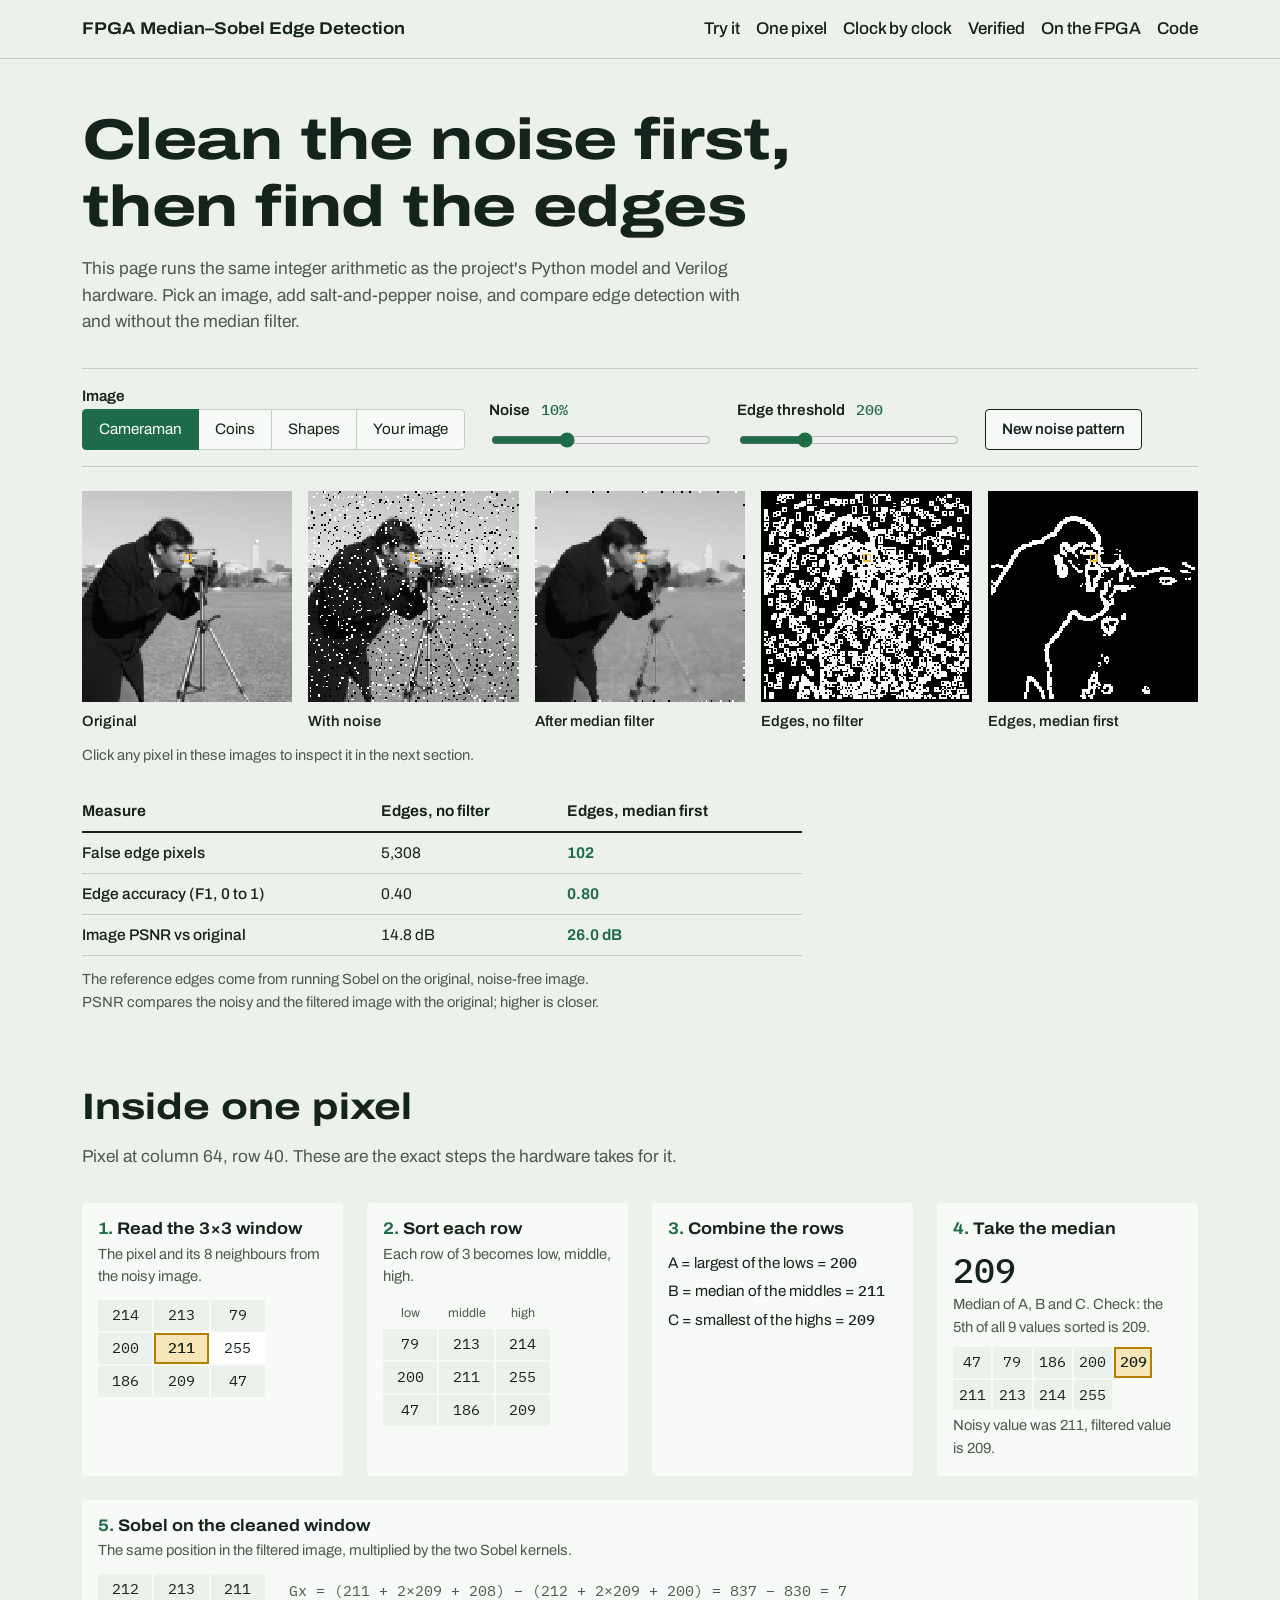
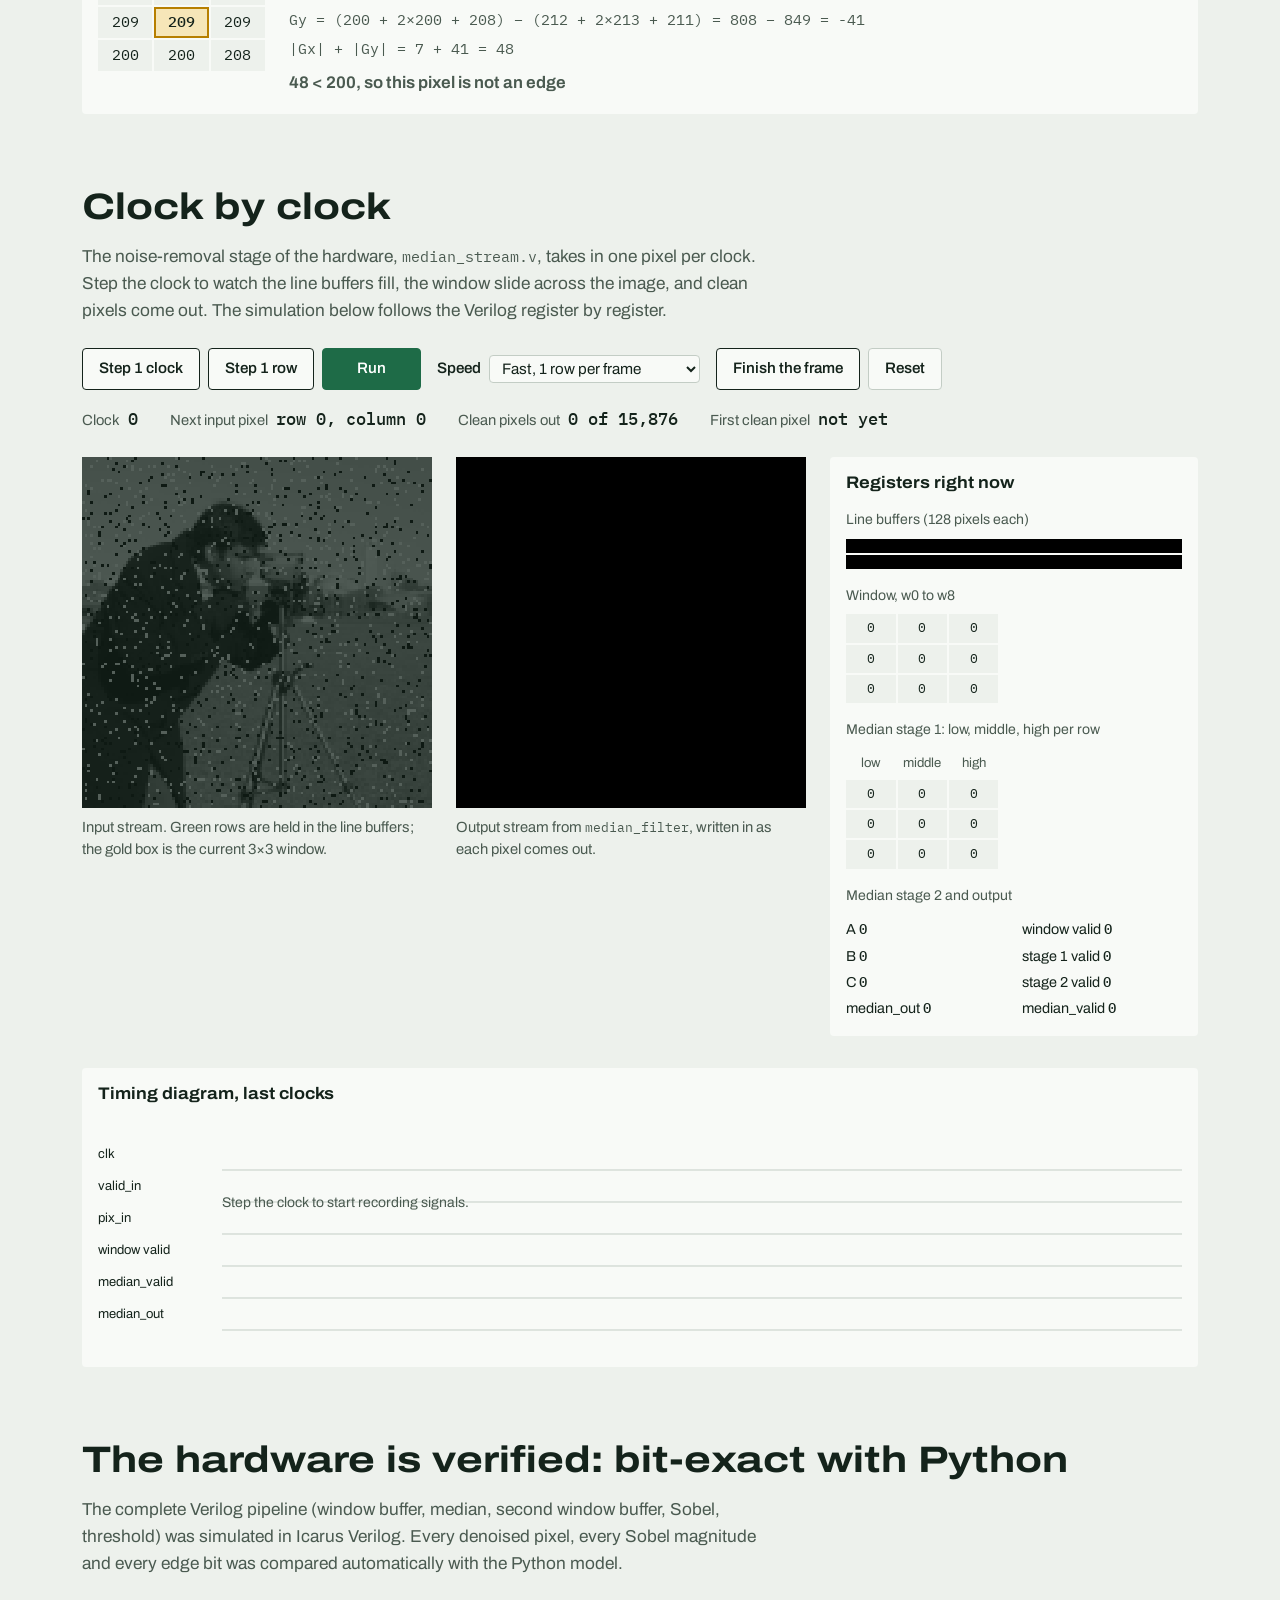
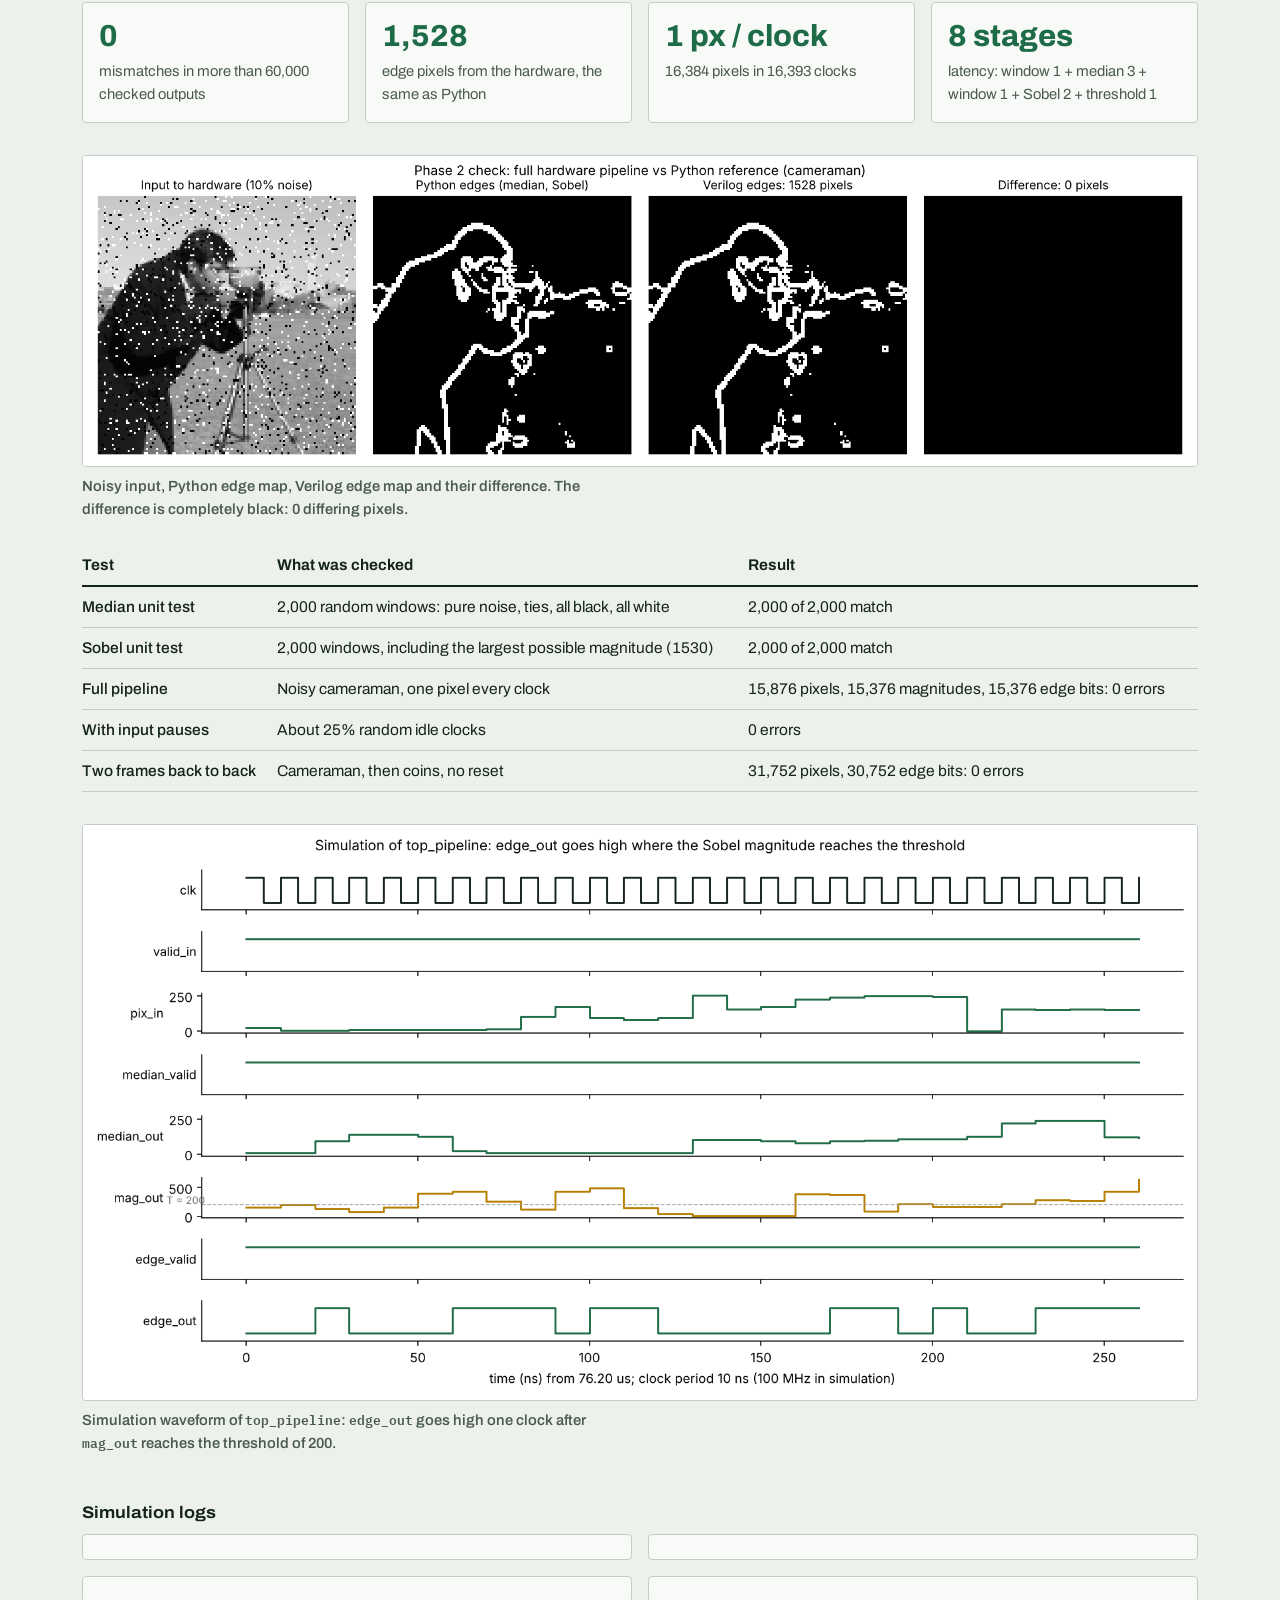
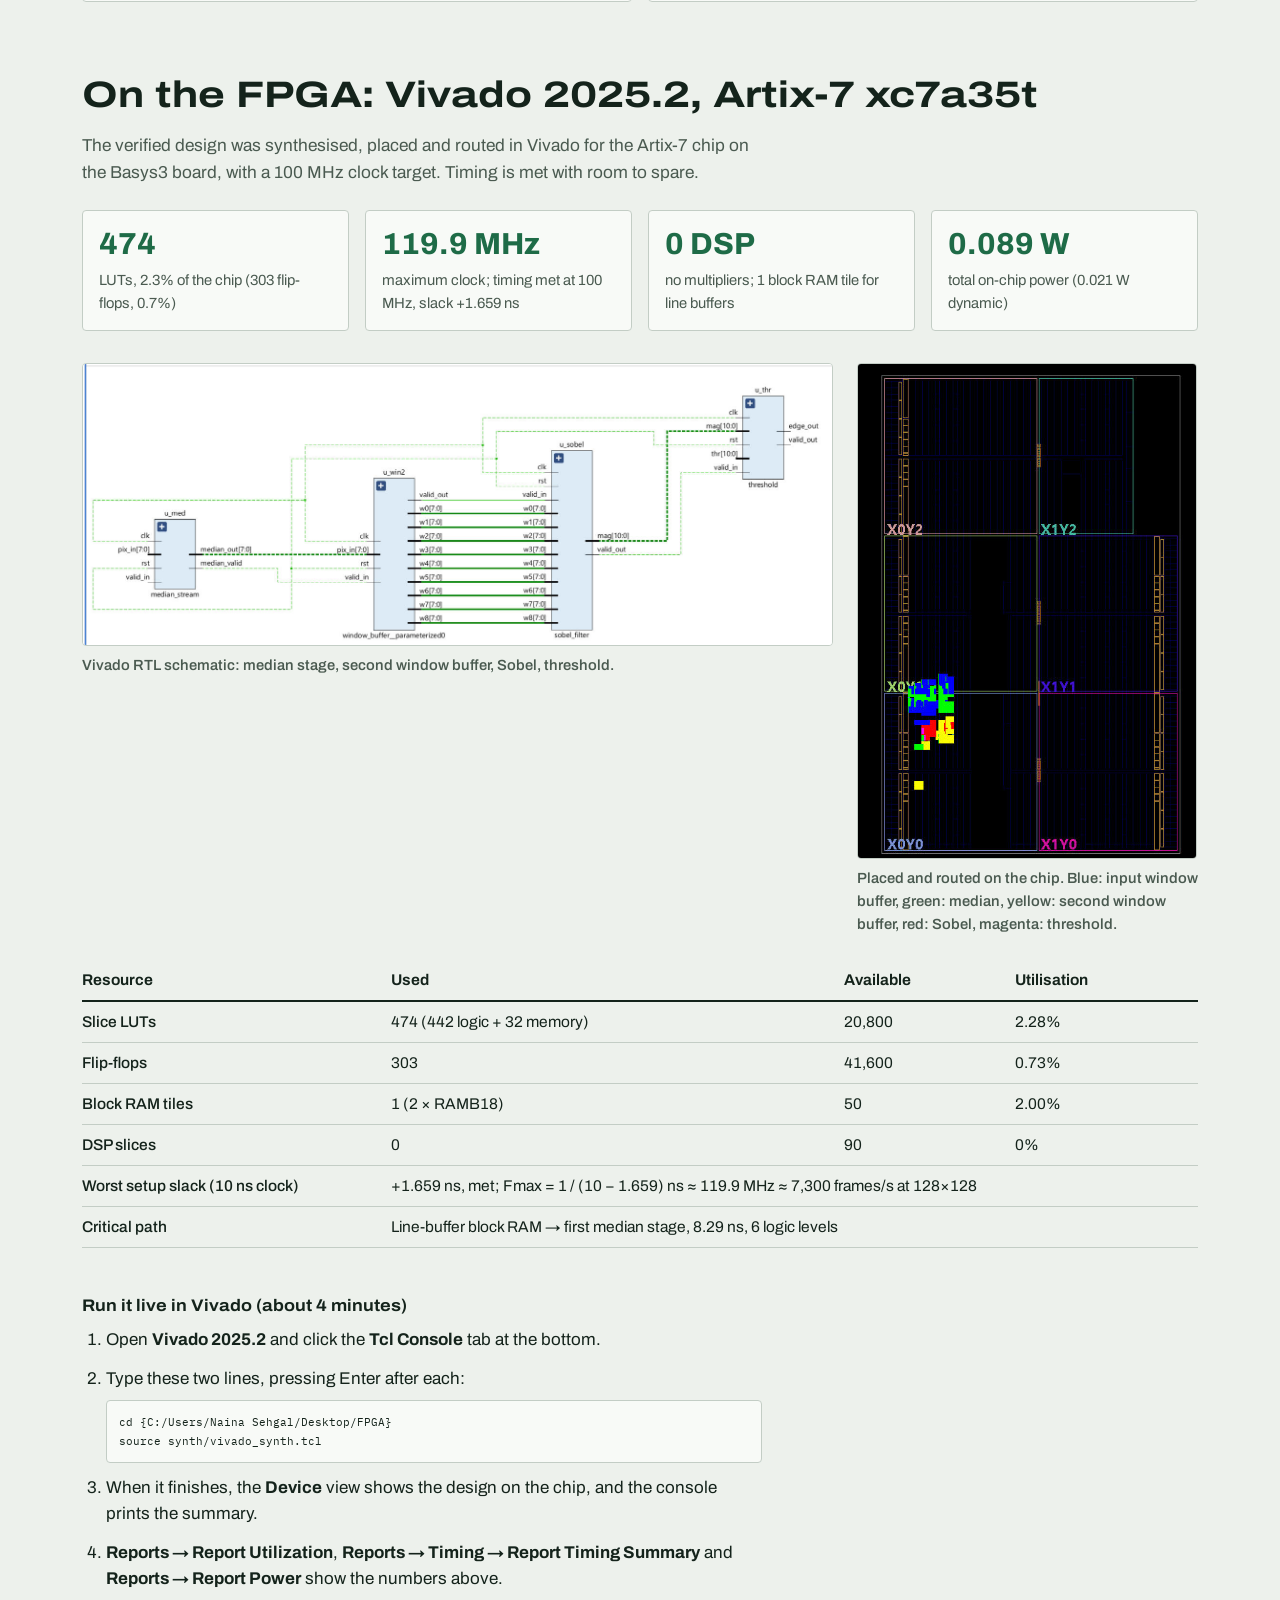
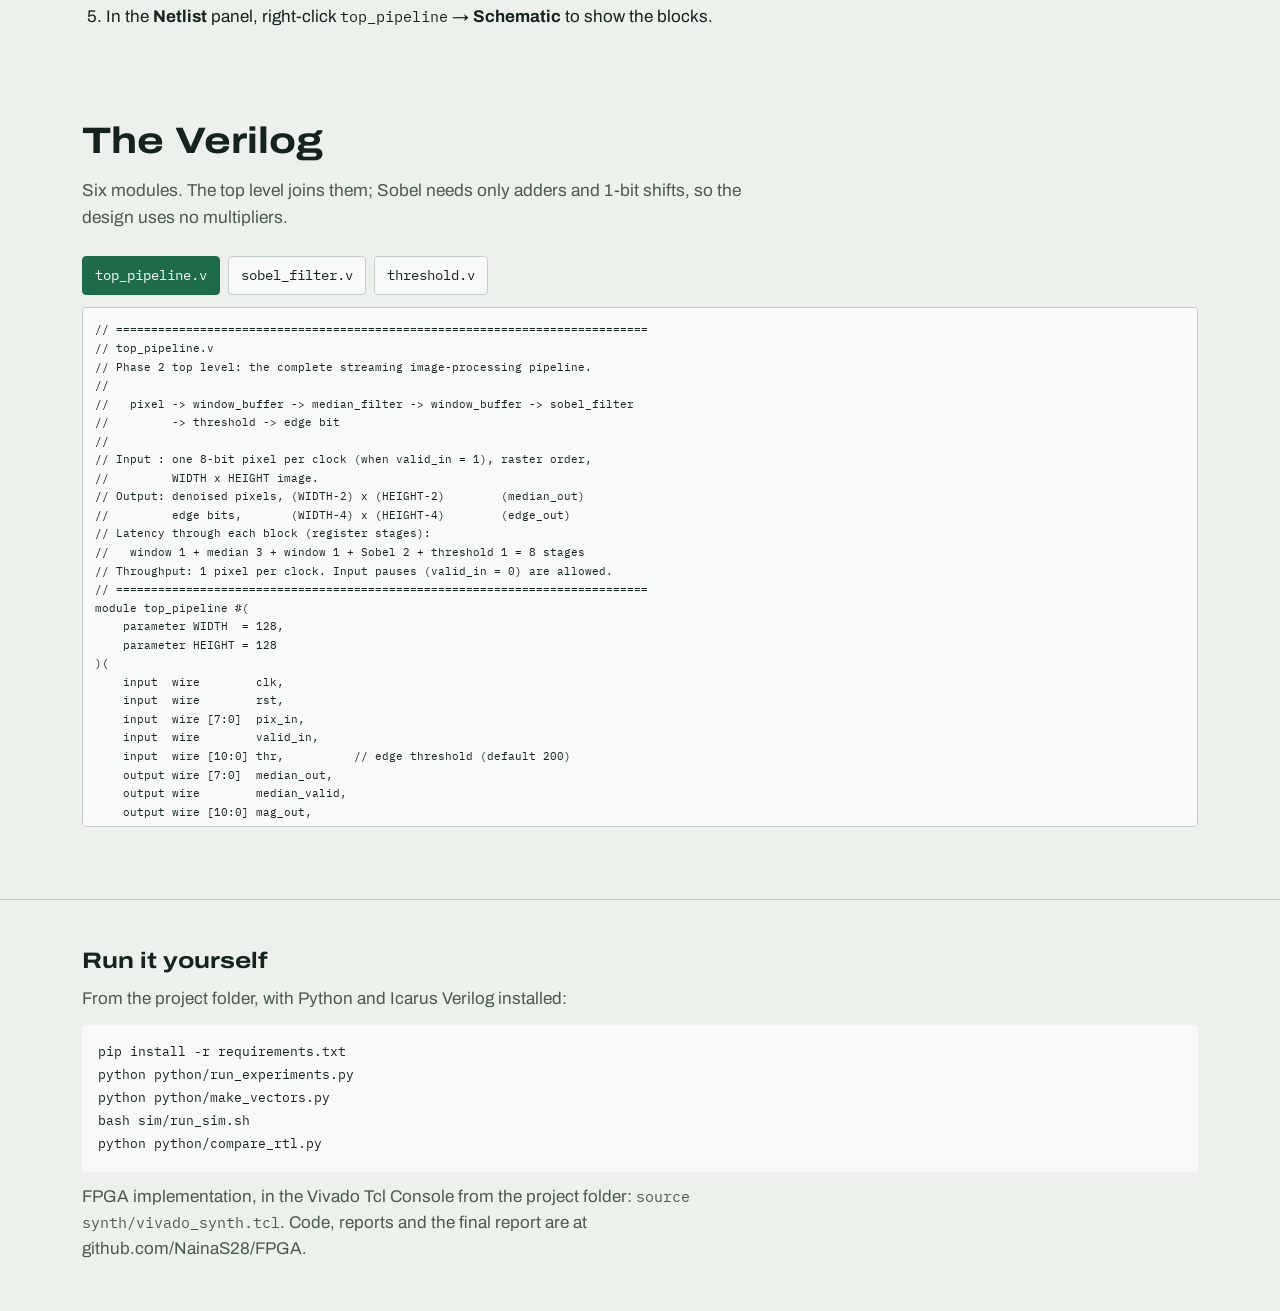
<file: ui/index.html>
<!doctype html>
<html lang="en">
<head>
<meta charset="utf-8">
<meta name="viewport" content="width=device-width, initial-scale=1">
<title>FPGA Median–Sobel Edge Detection</title>
<meta name="description" content="FPGA Median–Sobel Edge Detection: a pipelined median filter and Sobel edge detector in Verilog, verified and implemented on an Artix-7 FPGA.">
<link rel="preconnect" href="https://fonts.googleapis.com">
<link rel="preconnect" href="https://fonts.gstatic.com" crossorigin>
<link href="https://fonts.googleapis.com/css2?family=Archivo:wdth,wght@62..125,400..800&family=IBM+Plex+Mono:wght@400;500&display=swap" rel="stylesheet">
<link rel="stylesheet" href="style.css">
</head>
<body>

<header class="top">
  <div class="wrap top-inner">
    <p class="project">FPGA Median–Sobel Edge Detection</p>
    <nav aria-label="Sections">
      <a href="#try">Try it</a>
      <a href="#pixel">One pixel</a>
      <a href="#clock">Clock by clock</a>
      <a href="#verify">Verified</a>
      <a href="#fpga">On the FPGA</a>
      <a href="#code">Code</a>
    </nav>
  </div>
</header>

<main>
  <!-- ============ PLAYGROUND ============ -->
  <section id="try" class="wrap section">
    <h1>Clean the noise first, then find the edges</h1>
    <p class="lede">This page runs the same integer arithmetic as the project's Python model and Verilog hardware.
      Pick an image, add salt-and-pepper noise, and compare edge detection with and without the median filter.</p>

    <div class="controls" role="group" aria-label="Image settings">
      <fieldset class="field">
        <legend>Image</legend>
        <div class="seg" id="imagePicker">
          <button type="button" data-img="cameraman" aria-pressed="true">Cameraman</button>
          <button type="button" data-img="coins" aria-pressed="false">Coins</button>
          <button type="button" data-img="shapes" aria-pressed="false">Shapes</button>
          <label class="upload" aria-pressed="false" id="uploadLabel">
            Your image<input type="file" id="upload" accept="image/*">
          </label>
        </div>
      </fieldset>
      <div class="field">
        <label for="noise">Noise <output id="noiseOut" for="noise">10%</output></label>
        <input type="range" id="noise" min="0" max="30" step="1" value="10">
      </div>
      <div class="field">
        <label for="thresh">Edge threshold <output id="threshOut" for="thresh">200</output></label>
        <input type="range" id="thresh" min="40" max="600" step="10" value="200">
      </div>
      <div class="field field-btn">
        <button type="button" id="reseed" class="btn">New noise pattern</button>
      </div>
    </div>

    <div class="panels" id="panels">
      <figure><canvas width="128" height="128" data-panel="clean"></canvas><figcaption>Original</figcaption></figure>
      <figure><canvas width="128" height="128" data-panel="noisy"></canvas><figcaption>With noise</figcaption></figure>
      <figure><canvas width="128" height="128" data-panel="median"></canvas><figcaption>After median filter</figcaption></figure>
      <figure><canvas width="128" height="128" data-panel="edgeRaw"></canvas><figcaption>Edges, no filter</figcaption></figure>
      <figure><canvas width="128" height="128" data-panel="edgeMed"></canvas><figcaption>Edges, median first</figcaption></figure>
    </div>
    <p class="hint">Click any pixel in these images to inspect it in the next section.</p>

    <table class="metrics" aria-describedby="metricsNote">
      <thead>
        <tr><th scope="col">Measure</th><th scope="col">Edges, no filter</th><th scope="col">Edges, median first</th></tr>
      </thead>
      <tbody>
        <tr><th scope="row">False edge pixels</th><td id="mFpRaw"></td><td id="mFpMed"></td></tr>
        <tr><th scope="row">Edge accuracy (F1, 0 to 1)</th><td id="mF1Raw"></td><td id="mF1Med"></td></tr>
        <tr><th scope="row">Image PSNR vs original</th><td id="mPsnrRaw"></td><td id="mPsnrMed"></td></tr>
      </tbody>
    </table>
    <p class="note" id="metricsNote">The reference edges come from running Sobel on the original, noise-free image.
      PSNR compares the noisy and the filtered image with the original; higher is closer.</p>
  </section>

  <!-- ============ PIXEL INSPECTOR ============ -->
  <section id="pixel" class="wrap section">
    <h2>Inside one pixel</h2>
    <p class="lede" id="pixelIntro">Pixel <span id="pxPos"></span>. These are the exact steps the hardware takes for it.</p>

    <ol class="steps" id="steps">
      <li class="step">
        <h3>Read the 3×3 window</h3>
        <p>The pixel and its 8 neighbours from the noisy image.</p>
        <div class="grid3" id="winNoisy"></div>
      </li>
      <li class="step">
        <h3>Sort each row</h3>
        <p>Each row of 3 becomes low, middle, high.</p>
        <div class="rows" id="rowSort"></div>
      </li>
      <li class="step">
        <h3>Combine the rows</h3>
        <div class="combine" id="combine"></div>
      </li>
      <li class="step">
        <h3>Take the median</h3>
        <div id="medResult"></div>
      </li>
      <li class="step step-wide">
        <h3>Sobel on the cleaned window</h3>
        <p>The same position in the filtered image, multiplied by the two Sobel kernels.</p>
        <div class="sobel" id="sobel"></div>
      </li>
    </ol>
  </section>

  <!-- ============ CLOCK BY CLOCK ============ -->
  <section id="clock" class="wrap section">
    <h2>Clock by clock</h2>
    <p class="lede">The noise-removal stage of the hardware, <code>median_stream.v</code>, takes in one pixel per clock.
      Step the clock to watch the line buffers fill, the window slide across the image, and clean pixels come out.
      The simulation below follows the Verilog register by register.</p>

    <div class="sim-controls" role="group" aria-label="Clock controls">
      <button type="button" class="btn" id="step1">Step 1 clock</button>
      <button type="button" class="btn" id="stepRow">Step 1 row</button>
      <button type="button" class="btn btn-primary" id="run">Run</button>
      <label class="speed">Speed
        <select id="speed">
          <option value="slow">Slow, 6 clocks per second</option>
          <option value="fast" selected>Fast, 1 row per frame</option>
        </select>
      </label>
      <button type="button" class="btn" id="finish">Finish the frame</button>
      <button type="button" class="btn btn-quiet" id="reset">Reset</button>
    </div>

    <div class="counters" aria-live="polite">
      <p><span class="k">Clock</span> <span class="v" id="cClock">0</span></p>
      <p><span class="k">Next input pixel</span> <span class="v" id="cIn">row 0, column 0</span></p>
      <p><span class="k">Clean pixels out</span> <span class="v" id="cOut">0 of 15,876</span></p>
      <p><span class="k">First clean pixel</span> <span class="v" id="cFirst">not yet</span></p>
    </div>

    <div class="bench">
      <figure class="bench-img">
        <canvas id="simIn" width="384" height="384"></canvas>
        <figcaption>Input stream. Green rows are held in the line buffers; the gold box is the current 3×3 window.</figcaption>
      </figure>
      <figure class="bench-img">
        <canvas id="simOut" width="384" height="384"></canvas>
        <figcaption>Output stream from <code>median_filter</code>, written in as each pixel comes out.</figcaption>
      </figure>
      <div class="regs">
        <h3>Registers right now</h3>
        <div class="reg-block">
          <p class="reg-title">Line buffers (128 pixels each)</p>
          <canvas id="lbTop" width="384" height="14" aria-label="Line buffer holding the row two above"></canvas>
          <canvas id="lbMid" width="384" height="14" aria-label="Line buffer holding the row above"></canvas>
        </div>
        <div class="reg-block">
          <p class="reg-title">Window, w0 to w8</p>
          <div class="grid3 small" id="rWin"></div>
        </div>
        <div class="reg-block">
          <p class="reg-title">Median stage 1: low, middle, high per row</p>
          <div class="rows small" id="rS1"></div>
        </div>
        <div class="reg-block">
          <p class="reg-title">Median stage 2 and output</p>
          <div class="kv" id="rS2"></div>
        </div>
      </div>
    </div>

    <div class="analyzer">
      <h3>Timing diagram, last clocks</h3>
      <canvas id="timing" height="236" aria-label="Timing diagram of the most recent clock cycles"></canvas>
    </div>
  </section>

  <!-- ============ VERIFIED ============ -->
  <section id="verify" class="wrap section">
    <h2>The hardware is verified: bit-exact with Python</h2>
    <p class="lede">The complete Verilog pipeline (window buffer, median, second window buffer, Sobel, threshold)
      was simulated in Icarus Verilog. Every denoised pixel, every Sobel magnitude and every edge bit was compared
      automatically with the Python model.</p>

    <div class="stats">
      <div class="stat"><b>0</b><span>mismatches in more than 60,000 checked outputs</span></div>
      <div class="stat"><b>1,528</b><span>edge pixels from the hardware, the same as Python</span></div>
      <div class="stat"><b>1 px / clock</b><span>16,384 pixels in 16,393 clocks</span></div>
      <div class="stat"><b>8 stages</b><span>latency: window 1 + median 3 + window 1 + Sobel 2 + threshold 1</span></div>
    </div>

    <figure class="shot"><img src="../results/plots/rtl_vs_python_edges.png" alt="Hardware edges compared with Python edges; the difference image is completely black">
      <figcaption>Noisy input, Python edge map, Verilog edge map and their difference. The difference is completely black: 0 differing pixels.</figcaption></figure>

    <table class="metrics wide">
      <thead><tr><th scope="col">Test</th><th scope="col">What was checked</th><th scope="col">Result</th></tr></thead>
      <tbody>
        <tr><th scope="row">Median unit test</th><td>2,000 random windows: pure noise, ties, all black, all white</td><td>2,000 of 2,000 match</td></tr>
        <tr><th scope="row">Sobel unit test</th><td>2,000 windows, including the largest possible magnitude (1530)</td><td>2,000 of 2,000 match</td></tr>
        <tr><th scope="row">Full pipeline</th><td>Noisy cameraman, one pixel every clock</td><td>15,876 pixels, 15,376 magnitudes, 15,376 edge bits: 0 errors</td></tr>
        <tr><th scope="row">With input pauses</th><td>About 25% random idle clocks</td><td>0 errors</td></tr>
        <tr><th scope="row">Two frames back to back</th><td>Cameraman, then coins, no reset</td><td>31,752 pixels, 30,752 edge bits: 0 errors</td></tr>
      </tbody>
    </table>

    <figure class="shot"><img src="../docs/figures/waveform_top.png" alt="Simulation waveform of top_pipeline">
      <figcaption>Simulation waveform of <code>top_pipeline</code>: <code>edge_out</code> goes high one clock after <code>mag_out</code> reaches the threshold of 200.</figcaption></figure>

    <h3 class="table-title">Simulation logs</h3>
    <p class="runinfo"><!--RUNINFO--></p>
    <div class="logs">
      <pre><code><!--LOG:sim_log_top.txt--></code></pre>
      <pre><code><!--LOG:sim_log_top_2frames.txt--></code></pre>
      <pre><code><!--LOG:sim_log_sobel_unit.txt--></code></pre>
      <pre><code><!--LOG:sim_log_median_unit.txt--></code></pre>
    </div>
  </section>

  <!-- ============ FPGA ============ -->
  <section id="fpga" class="wrap section">
    <h2>On the FPGA: Vivado 2025.2, Artix-7 xc7a35t</h2>
    <p class="lede">The verified design was synthesised, placed and routed in Vivado for the Artix-7 chip on the
      Basys3 board, with a 100 MHz clock target. Timing is met with room to spare.</p>

    <div class="stats">
      <div class="stat"><b>474</b><span>LUTs, 2.3% of the chip (303 flip-flops, 0.7%)</span></div>
      <div class="stat"><b>119.9 MHz</b><span>maximum clock; timing met at 100 MHz, slack +1.659 ns</span></div>
      <div class="stat"><b>0 DSP</b><span>no multipliers; 1 block RAM tile for line buffers</span></div>
      <div class="stat"><b>0.089 W</b><span>total on-chip power (0.021 W dynamic)</span></div>
    </div>

    <div class="pair">
      <figure class="shot"><img src="../docs/figures/vivado_schematic.png" alt="Vivado RTL schematic of top_pipeline">
        <figcaption>Vivado RTL schematic: median stage, second window buffer, Sobel, threshold.</figcaption></figure>
      <figure class="shot narrow"><img src="../docs/figures/vivado_device.png" alt="Placed and routed design on the Artix-7">
        <figcaption>Placed and routed on the chip. Blue: input window buffer, green: median, yellow: second window buffer, red: Sobel, magenta: threshold.</figcaption></figure>
    </div>

    <table class="metrics wide">
      <thead><tr><th scope="col">Resource</th><th scope="col">Used</th><th scope="col">Available</th><th scope="col">Utilisation</th></tr></thead>
      <tbody>
        <tr><th scope="row">Slice LUTs</th><td>474 (442 logic + 32 memory)</td><td>20,800</td><td>2.28%</td></tr>
        <tr><th scope="row">Flip-flops</th><td>303</td><td>41,600</td><td>0.73%</td></tr>
        <tr><th scope="row">Block RAM tiles</th><td>1 (2 &times; RAMB18)</td><td>50</td><td>2.00%</td></tr>
        <tr><th scope="row">DSP slices</th><td>0</td><td>90</td><td>0%</td></tr>
        <tr><th scope="row">Worst setup slack (10 ns clock)</th><td colspan="3">+1.659 ns, met; Fmax = 1 / (10 &minus; 1.659) ns &asymp; 119.9 MHz &asymp; 7,300 frames/s at 128&times;128</td></tr>
        <tr><th scope="row">Critical path</th><td colspan="3">Line-buffer block RAM &rarr; first median stage, 8.29 ns, 6 logic levels</td></tr>
      </tbody>
    </table>

    <h3 class="table-title">Run it live in Vivado (about 4 minutes)</h3>
    <ol class="vsteps">
      <li>Open <b>Vivado 2025.2</b> and click the <b>Tcl Console</b> tab at the bottom.</li>
      <li>Type these two lines, pressing Enter after each:
        <pre><code>cd {C:/Users/Naina Sehgal/Desktop/FPGA}
source synth/vivado_synth.tcl</code></pre></li>
      <li>When it finishes, the <b>Device</b> view shows the design on the chip, and the console prints the summary.</li>
      <li><b>Reports &rarr; Report Utilization</b>, <b>Reports &rarr; Timing &rarr; Report Timing Summary</b> and <b>Reports &rarr; Report Power</b> show the numbers above.</li>
      <li>In the <b>Netlist</b> panel, right-click <code>top_pipeline</code> &rarr; <b>Schematic</b> to show the blocks.</li>
    </ol>
  </section>

  <!-- ============ CODE ============ -->
  <section id="code" class="wrap section">
    <h2>The Verilog</h2>
    <p class="lede">Six modules. The top level joins them; Sobel needs only adders and 1-bit shifts, so the design uses no multipliers.</p>
    <div class="tabs" role="tablist">
      <button type="button" role="tab" aria-selected="true" data-code="c-top">top_pipeline.v</button>
      <button type="button" role="tab" aria-selected="false" data-code="c-sob">sobel_filter.v</button>
      <button type="button" role="tab" aria-selected="false" data-code="c-thr">threshold.v</button>
    </div>
    <pre class="codebox" id="c-top"><code>// ============================================================================
// top_pipeline.v
// Phase 2 top level: the complete streaming image-processing pipeline.
//
//   pixel -&gt; window_buffer -&gt; median_filter -&gt; window_buffer -&gt; sobel_filter
//         -&gt; threshold -&gt; edge bit
//
// Input : one 8-bit pixel per clock (when valid_in = 1), raster order,
//         WIDTH x HEIGHT image.
// Output: denoised pixels, (WIDTH-2) x (HEIGHT-2)        (median_out)
//         edge bits,       (WIDTH-4) x (HEIGHT-4)        (edge_out)
// Latency through each block (register stages):
//   window 1 + median 3 + window 1 + Sobel 2 + threshold 1 = 8 stages
// Throughput: 1 pixel per clock. Input pauses (valid_in = 0) are allowed.
// ============================================================================
module top_pipeline #(
    parameter WIDTH  = 128,
    parameter HEIGHT = 128
)(
    input  wire        clk,
    input  wire        rst,
    input  wire [7:0]  pix_in,
    input  wire        valid_in,
    input  wire [10:0] thr,          // edge threshold (default 200)
    output wire [7:0]  median_out,
    output wire        median_valid,
    output wire [10:0] mag_out,
    output wire        mag_valid,
    output wire        edge_out,
    output wire        edge_valid
);
    // ---- Stage A: denoise ----
    median_stream #(.WIDTH(WIDTH), .HEIGHT(HEIGHT)) u_med (
        .clk(clk), .rst(rst), .pix_in(pix_in), .valid_in(valid_in),
        .median_out(median_out), .median_valid(median_valid));

    // ---- Stage B: 3x3 window on the denoised (WIDTH-2)x(HEIGHT-2) image ----
    wire [7:0] s0, s1, s2, s3, s4, s5, s6, s7, s8;
    wire       swin_valid;
    window_buffer #(.WIDTH(WIDTH-2), .HEIGHT(HEIGHT-2)) u_win2 (
        .clk(clk), .rst(rst), .pix_in(median_out), .valid_in(median_valid),
        .w0(s0), .w1(s1), .w2(s2), .w3(s3), .w4(s4), .w5(s5), .w6(s6), .w7(s7), .w8(s8),
        .valid_out(swin_valid));

    // ---- Stage C: Sobel magnitude ----
    sobel_filter u_sobel (
        .clk(clk), .rst(rst),
        .w0(s0), .w1(s1), .w2(s2), .w3(s3), .w4(s4), .w5(s5), .w6(s6), .w7(s7), .w8(s8),
        .valid_in(swin_valid), .mag(mag_out), .valid_out(mag_valid));

    // ---- Stage D: threshold -&gt; edge bit ----
    threshold u_thr (
        .clk(clk), .rst(rst), .mag(mag_out), .thr(thr), .valid_in(mag_valid),
        .edge_out(edge_out), .valid_out(edge_valid));
endmodule
</code></pre>
    <pre class="codebox" id="c-sob" hidden><code>// ============================================================================
// sobel_filter.v
// 3x3 Sobel gradient magnitude, pipelined in 2 stages
// (latency = 2 clocks, throughput = 1 window per clock).
//
//        Gx kernel          Gy kernel          window
//      -1  0 +1           -1 -2 -1          w0 w1 w2
//      -2  0 +2            0  0  0          w3 w4 w5
//      -1  0 +1           +1 +2 +1          w6 w7 w8
//
//   Stage 1: Gx = (w2 + 2*w5 + w8) - (w0 + 2*w3 + w6)
//            Gy = (w6 + 2*w7 + w8) - (w0 + 2*w1 + w2)
//            (multiply by 2 is a 1-bit left shift: no multipliers needed)
//   Stage 2: magnitude = |Gx| + |Gy|      (11 bits; largest possible value is
//            1530, e.g. Gx = 1020 and Gy = 510)
//
// Same integer arithmetic as python/dip.py: sobel_mag().
// ============================================================================
module sobel_filter (
    input  wire        clk,
    input  wire        rst,
    input  wire [7:0]  w0, w1, w2, w3, w4, w5, w6, w7, w8,
    input  wire        valid_in,
    output reg  [10:0] mag,
    output reg         valid_out
);
    // Each weighted column/row sum is at most 4*255 = 1020 -&gt; 10 bits unsigned
    wire [9:0] gx_pos = {2&#x27;b00, w2} + {1&#x27;b0, w5, 1&#x27;b0} + {2&#x27;b00, w8};
    wire [9:0] gx_neg = {2&#x27;b00, w0} + {1&#x27;b0, w3, 1&#x27;b0} + {2&#x27;b00, w6};
    wire [9:0] gy_pos = {2&#x27;b00, w6} + {1&#x27;b0, w7, 1&#x27;b0} + {2&#x27;b00, w8};
    wire [9:0] gy_neg = {2&#x27;b00, w0} + {1&#x27;b0, w1, 1&#x27;b0} + {2&#x27;b00, w2};

    // ---- Stage 1: signed gradients (-1020 .. +1020 -&gt; 11-bit signed) ----
    reg signed [10:0] gx, gy;
    reg               v1;

    // ---- Stage 2: absolute values and sum ----
    wire [9:0] abs_gx = gx[10] ? -gx[9:0] : gx[9:0];
    wire [9:0] abs_gy = gy[10] ? -gy[9:0] : gy[9:0];

    always @(posedge clk) begin
        if (rst) begin
            v1 &lt;= 1&#x27;b0; valid_out &lt;= 1&#x27;b0;
        end else begin
            gx &lt;= $signed({1&#x27;b0, gx_pos}) - $signed({1&#x27;b0, gx_neg});
            gy &lt;= $signed({1&#x27;b0, gy_pos}) - $signed({1&#x27;b0, gy_neg});
            v1 &lt;= valid_in;

            mag       &lt;= {1&#x27;b0, abs_gx} + {1&#x27;b0, abs_gy};
            valid_out &lt;= v1;
        end
    end
endmodule
</code></pre>
    <pre class="codebox" id="c-thr" hidden><code>// ============================================================================
// threshold.v
// Turns the Sobel magnitude into a 1-bit edge decision (1 clock of latency).
//     edge = 1  when  mag &gt;= thr
// The threshold is an input, so it can be changed at run time
// (the project default is 200, the same as python/dip.py: THRESHOLD).
// ============================================================================
module threshold (
    input  wire        clk,
    input  wire        rst,
    input  wire [10:0] mag,
    input  wire [10:0] thr,
    input  wire        valid_in,
    output reg         edge_out,
    output reg         valid_out
);
    always @(posedge clk) begin
        if (rst) begin
            valid_out &lt;= 1&#x27;b0;
            edge_out  &lt;= 1&#x27;b0;
        end else begin
            edge_out  &lt;= (mag &gt;= thr);
            valid_out &lt;= valid_in;
        end
    end
endmodule
</code></pre>
  </section>
</main>

<footer class="foot">
  <div class="wrap">
    <h2>Run it yourself</h2>
    <p>From the project folder, with Python and Icarus Verilog installed:</p>
    <pre><code>pip install -r requirements.txt
python python/run_experiments.py
python python/make_vectors.py
bash sim/run_sim.sh
python python/compare_rtl.py</code></pre>
    <p>FPGA implementation, in the Vivado Tcl Console from the project folder: <code>source synth/vivado_synth.tcl</code>.
      Code, reports and the final report are at github.com/NainaS28/FPGA.</p>
  </div>
</footer>

<script src="images.js"></script>
<script src="app.js"></script>
<script>
document.querySelectorAll('.tabs button').forEach(function (b) {
  b.addEventListener('click', function () {
    document.querySelectorAll('.tabs button').forEach(function (x) { x.setAttribute('aria-selected', x === b ? 'true' : 'false'); });
    document.querySelectorAll('.codebox').forEach(function (c) { c.hidden = c.id !== b.dataset.code; });
  });
});
</script>
</body>
</html>
</file>
<file: ui/style.css>
/* =========================================================================
   Median Sobel Bench - styles
   Palette: datasheet paper, deep green ink, solder-mask green, probe gold.
   One spacing scale (--s1..--s8) is used for every gap, margin and padding.
   ========================================================================= */
:root {
  --paper:   #edf1ec;
  --sheet:   #f8faf7;
  --ink:     #14231b;
  --muted:   #4a5a50;
  --rule:    #c3cdc5;
  --mask:    #1e6b47;   /* solder-mask green: actions, done states */
  --mask-hi: #15523a;
  --mask-tint: #d7e6dc;
  --probe:   #b77f00;   /* gold probe: the thing you are inspecting */
  --probe-fill: #f6e6b8;
  --on-mask: #ffffff;

  --sans: "Archivo", "Segoe UI", system-ui, sans-serif;
  --mono: "IBM Plex Mono", ui-monospace, "Cascadia Mono", Consolas, monospace;

  --s1: 4px;  --s2: 8px;  --s3: 12px; --s4: 16px;
  --s5: 24px; --s6: 32px; --s7: 48px; --s8: 72px;

  --radius: 4px;
  --measure: 68ch;
  color-scheme: light;
}

@media (prefers-color-scheme: dark) {
  :root:not([data-theme="light"]) {
    --paper: #18261e; --sheet: #203128; --ink: #eef3ee; --muted: #bccabf;
    --rule: #3f5548; --mask: #7bd0a2; --mask-hi: #a3e3c0; --mask-tint: #2b4537;
    --probe: #f2b937; --probe-fill: #4a3c12; --on-mask: #0f2418;
    color-scheme: dark;
  }
}
:root[data-theme="dark"] {
  --paper: #18261e; --sheet: #203128; --ink: #eef3ee; --muted: #bccabf;
  --rule: #3f5548; --mask: #7bd0a2; --mask-hi: #a3e3c0; --mask-tint: #2b4537;
  --probe: #f2b937; --probe-fill: #4a3c12; --on-mask: #0f2418;
  color-scheme: dark;
}

* { box-sizing: border-box; }
html { scroll-behavior: smooth; }
@media (prefers-reduced-motion: reduce) { html { scroll-behavior: auto; } }

body {
  margin: 0;
  background: var(--paper);
  color: var(--ink);
  font-family: var(--sans);
  font-size: 17px;
  line-height: 1.55;
  font-variation-settings: "wdth" 100;
}

.wrap { max-width: 1180px; margin: 0 auto; padding: 0 var(--s4); }
@media (min-width: 720px) { .wrap { padding: 0 var(--s6); } }

/* ---------- type ---------- */
h1, h2, h3 { margin: 0; line-height: 1.15; }
h1 {
  font-size: clamp(2rem, 1.2rem + 3.4vw, 3.6rem);
  font-weight: 760;
  font-variation-settings: "wdth" 125;
  letter-spacing: -0.01em;
  max-width: 18ch;
}
h2 {
  font-size: clamp(1.6rem, 1.2rem + 1.6vw, 2.3rem);
  font-weight: 720;
  font-variation-settings: "wdth" 120;
}
h3 { font-size: 1.05rem; font-weight: 680; font-variation-settings: "wdth" 108; }
p { margin: 0; }
.lede { margin-top: var(--s4); max-width: var(--measure); color: var(--muted); font-size: 1.08rem; }
.note, .hint { margin-top: var(--s3); color: var(--muted); font-size: 0.92rem; max-width: var(--measure); }
code { font-family: var(--mono); font-size: 0.88em; }

a { color: var(--mask); text-underline-offset: 3px; }
a:hover { color: var(--mask-hi); }

:focus-visible { outline: 3px solid var(--probe); outline-offset: 2px; }

/* ---------- header ---------- */
.top { border-bottom: 1px solid var(--rule); background: var(--paper); }
.top-inner { display: flex; flex-wrap: wrap; gap: var(--s2) var(--s5); align-items: baseline;
  justify-content: space-between; padding-top: var(--s4); padding-bottom: var(--s4); }
.project { font-weight: 650; font-variation-settings: "wdth" 110; }
.top nav { display: flex; flex-wrap: wrap; gap: var(--s4); }
.top nav a { text-decoration: none; color: var(--ink); font-weight: 520; }
.top nav a:hover { text-decoration: underline; color: var(--mask); }

.section { padding-top: var(--s8); }
#try { padding-top: var(--s7); }

/* ---------- controls ---------- */
.controls {
  margin-top: var(--s6);
  display: flex; flex-wrap: wrap; gap: var(--s5);
  align-items: flex-end;
  padding: var(--s4) 0;
  border-top: 1px solid var(--rule);
  border-bottom: 1px solid var(--rule);
}
.field { display: flex; flex-direction: column; gap: var(--s2); border: 0; margin: 0; padding: 0; min-width: 0; }
.field legend, .field > label { font-weight: 600; font-size: 0.95rem; padding: 0; }
.field output { font-family: var(--mono); font-weight: 500; margin-left: var(--s2); color: var(--mask); }
.field input[type="range"] { width: 220px; max-width: 100%; accent-color: var(--mask); }

.seg { display: flex; flex-wrap: wrap; }
.seg button, .seg .upload {
  font: inherit; font-size: 0.95rem;
  padding: var(--s2) var(--s4);
  background: var(--sheet); color: var(--ink);
  border: 1px solid var(--rule); margin-left: -1px; cursor: pointer;
}
.seg > :first-child { margin-left: 0; border-radius: var(--radius) 0 0 var(--radius); }
.seg > :last-child { border-radius: 0 var(--radius) var(--radius) 0; }
.seg button:hover, .seg .upload:hover { background: var(--mask-tint); }
.seg [aria-pressed="true"] { background: var(--mask); color: var(--on-mask); border-color: var(--mask); position: relative; }
.seg [aria-pressed="true"]:hover { background: var(--mask-hi); }
.upload input { position: absolute; width: 1px; height: 1px; opacity: 0; }
.upload:focus-within { outline: 3px solid var(--probe); outline-offset: 2px; }

.btn {
  font: inherit; font-size: 0.95rem; font-weight: 560;
  padding: var(--s2) var(--s4);
  border-radius: var(--radius);
  border: 1px solid var(--ink);
  background: var(--sheet); color: var(--ink);
  cursor: pointer;
}
.btn:hover { background: var(--ink); color: var(--paper); }
.btn-primary { background: var(--mask); border-color: var(--mask); color: var(--on-mask); min-width: 6.5em; }
.btn-primary:hover { background: var(--mask-hi); border-color: var(--mask-hi); color: var(--on-mask); }
.btn-quiet { border-color: var(--rule); }
.btn:disabled { cursor: not-allowed; background: var(--paper); color: var(--muted); border-color: var(--rule); }

/* ---------- image panels ---------- */
.panels {
  margin-top: var(--s5);
  display: grid; gap: var(--s4);
  grid-template-columns: repeat(2, minmax(0, 1fr));
}
@media (min-width: 640px) { .panels { grid-template-columns: repeat(3, minmax(0, 1fr)); } }
@media (min-width: 1000px) { .panels { grid-template-columns: repeat(5, minmax(0, 1fr)); } }
.panels figure { margin: 0; }
.panels canvas, .bench canvas#simIn, .bench canvas#simOut {
  width: 100%; height: auto; display: block;
  image-rendering: pixelated; image-rendering: crisp-edges;
  background: #000;
}
.panels canvas { cursor: crosshair; aspect-ratio: 1; }
figcaption { margin-top: var(--s2); font-size: 0.92rem; font-weight: 560; }
.bench figcaption { font-weight: 400; color: var(--muted); }

/* ---------- tables ---------- */
.metrics { margin-top: var(--s5); border-collapse: collapse; width: 100%; max-width: 720px; font-size: 0.97rem; }
.metrics.wide { max-width: none; }
.metrics th, .metrics td { text-align: left; padding: var(--s2) var(--s3) var(--s2) 0; border-bottom: 1px solid var(--rule); vertical-align: top; }
.metrics thead th { font-weight: 650; border-bottom: 2px solid var(--ink); }
.metrics tbody th { font-weight: 520; }
.metrics td { font-variant-numeric: tabular-nums; }
.metrics td.better { color: var(--mask); font-weight: 650; }
.table-wrap { overflow-x: auto; }

/* ---------- pixel inspector ---------- */
.steps {
  list-style: none; counter-reset: step; padding: 0; margin: var(--s6) 0 0;
  display: grid; gap: var(--s5);
  grid-template-columns: repeat(auto-fit, minmax(210px, 1fr));
}
.step { counter-increment: step; background: var(--sheet); padding: var(--s4); border-radius: var(--radius); }
.step h3::before { content: counter(step) ". "; color: var(--mask); }
.step p { margin-top: var(--s1); color: var(--muted); font-size: 0.92rem; }
.step-wide { grid-column: 1 / -1; }
.step > div { margin-top: var(--s3); }

.grid3 { display: grid; grid-template-columns: repeat(3, 3.2em); gap: 2px; }
.grid3 span, .rows span, .nine span {
  font-family: var(--mono); font-size: 0.92rem; text-align: center;
  padding: var(--s1) 0; background: var(--paper);
}
.grid3 span.c, .nine span.c { background: var(--probe-fill); outline: 2px solid var(--probe); outline-offset: -2px; font-weight: 500; }
.grid3 span.salt { background: #ffffff; color: #14231b; }
.grid3 span.pepper { background: #14231b; color: #ffffff; }
.grid3.small { grid-template-columns: repeat(3, 2.9em); }
.grid3.small span, .rows.small span { font-size: 0.82rem; }

.rows { display: grid; grid-template-columns: repeat(3, 3.2em); gap: 2px; }
.rows.small { grid-template-columns: repeat(3, 2.9em); }
.rows .lbl { font-family: var(--sans); background: none; font-size: 0.78rem; color: var(--muted); }
.rows span.pick { background: var(--mask-tint); font-weight: 500; }

.combine p, .kv p { margin-top: var(--s1); font-size: 0.95rem; color: var(--ink); }
.combine strong, .kv strong, #medResult strong { font-family: var(--mono); font-weight: 500; }
.nine { display: flex; flex-wrap: wrap; gap: 2px; margin-top: var(--s2); }
.nine span { min-width: 2.6em; }
.step .big { font-family: var(--mono); font-size: 2.2rem; font-weight: 500; line-height: 1.1; color: var(--ink); margin: 0; }

.sobel { display: flex; flex-wrap: wrap; gap: var(--s5); align-items: flex-start; }
.sobel .calc { font-family: var(--mono); font-size: 0.9rem; line-height: 1.7; }
.sobel .verdict { font-family: var(--sans); font-size: 1.05rem; font-weight: 650; margin-top: var(--s2); }
.sobel .verdict.edge { color: var(--mask); }
.empty { color: var(--muted); font-size: 0.95rem; }

/* ---------- clock-by-clock bench ---------- */
.sim-controls { margin-top: var(--s5); display: flex; flex-wrap: wrap; gap: var(--s2); align-items: center; }
.speed { display: inline-flex; gap: var(--s2); align-items: center; font-size: 0.95rem; font-weight: 560; margin: 0 var(--s2); }
.speed select { font: inherit; font-weight: 400; padding: var(--s1) var(--s2); border-radius: var(--radius);
  border: 1px solid var(--rule); background: var(--sheet); color: var(--ink); }

.counters { margin-top: var(--s4); display: flex; flex-wrap: wrap; gap: var(--s2) var(--s6); }
.counters .k { color: var(--muted); font-size: 0.92rem; margin-right: var(--s1); }
.counters .v { font-family: var(--mono); font-weight: 500; }

.bench {
  margin-top: var(--s5);
  display: grid; gap: var(--s5);
  grid-template-columns: 1fr;
}
@media (min-width: 760px) { .bench { grid-template-columns: 1fr 1fr; } }
@media (min-width: 1100px) { .bench { grid-template-columns: 1fr 1fr 1.05fr; } }
.bench-img { margin: 0; }
.regs { background: var(--sheet); padding: var(--s4); border-radius: var(--radius); }
.regs h3 { margin-bottom: var(--s2); }
.reg-block { margin-top: var(--s4); }
.reg-title { font-size: 0.88rem; color: var(--muted); margin-bottom: var(--s2); }
.reg-block canvas { width: 100%; height: 14px; display: block; image-rendering: pixelated; margin-top: 2px; background: #000; }
.kv { display: grid; grid-template-columns: repeat(2, minmax(0, 1fr)); gap: 0 var(--s4); }
.kv p { font-size: 0.9rem; }

.analyzer { margin-top: var(--s6); background: var(--sheet); padding: var(--s4); border-radius: var(--radius); }
.analyzer canvas { margin-top: var(--s3); width: 100%; height: 236px; display: block; }

/* ---------- progress ---------- */
.phases { margin-top: var(--s6); display: grid; gap: var(--s6); grid-template-columns: 1fr; }
@media (min-width: 820px) { .phases { grid-template-columns: 1fr 1fr; } }
.timeline { margin: var(--s3) 0 0; padding: 0; list-style: none; counter-reset: tl; }
.phase-next .timeline { counter-reset: tl 6; }
.timeline li {
  counter-increment: tl; position: relative;
  padding: var(--s2) 0 var(--s2) var(--s7);
  border-left: 2px solid var(--mask); margin-left: var(--s3);
}
.timeline li::before {
  content: counter(tl);
  position: absolute; left: calc(-1 * var(--s3) - 1px); top: var(--s2);
  width: var(--s5); height: var(--s5); border-radius: 50%;
  display: grid; place-items: center;
  font-family: var(--mono); font-size: 0.8rem; font-weight: 500;
  background: var(--mask); color: var(--on-mask);
}
.phase-next .timeline li { border-left: 2px dashed var(--rule); color: var(--muted); }
.phase-next .timeline li::before { background: var(--paper); color: var(--muted); box-shadow: inset 0 0 0 2px var(--rule); }
.table-title { margin-top: var(--s7); }

/* ---------- footer ---------- */
.foot { margin-top: var(--s8); padding: var(--s7) 0 var(--s7); border-top: 1px solid var(--rule); }
.foot h2 { font-size: 1.4rem; }
.foot p { margin-top: var(--s3); color: var(--muted); max-width: var(--measure); }
.foot pre {
  margin: var(--s3) 0 0; padding: var(--s4); overflow-x: auto;
  background: var(--sheet); border-radius: var(--radius);
  font-size: 0.9rem; line-height: 1.6;
}

/* ---- final results sections ---- */
.stats { margin-top: var(--s5); display: grid; gap: var(--s4); grid-template-columns: repeat(auto-fit, minmax(190px, 1fr)); }
.stat { background: var(--sheet); border: 1px solid var(--rule); border-radius: var(--radius); padding: var(--s4); }
.stat b { display: block; font-size: 1.9rem; font-weight: 750; color: var(--mask); line-height: 1.1; font-variant-numeric: tabular-nums; }
.stat span { display: block; margin-top: var(--s2); color: var(--muted); font-size: 0.92rem; }
.shot { margin: var(--s6) 0 0; }
.shot img { display: block; width: 100%; height: auto; background: #fff; border: 1px solid var(--rule); border-radius: var(--radius); }
.shot figcaption { margin-top: var(--s2); color: var(--muted); font-size: 0.92rem; max-width: var(--measure); }
.pair { display: grid; gap: var(--s5); grid-template-columns: 1fr; align-items: start; }
@media (min-width: 900px) { .pair { grid-template-columns: 2.2fr 1fr; } }
.pair .shot.narrow img { max-width: 340px; background: #000; }
.logs { display: grid; gap: var(--s4); grid-template-columns: 1fr; margin-top: var(--s3); }
@media (min-width: 1000px) { .logs { grid-template-columns: 1fr 1fr; } }
.logs pre { white-space: pre-wrap; word-break: break-word; }
.logs pre, .vsteps pre, .codebox { margin: 0; background: var(--sheet); border: 1px solid var(--rule); border-radius: var(--radius);
  padding: var(--s3); overflow-x: auto; font-family: var(--mono); font-size: 0.8rem; line-height: 1.45; }
.vsteps { display: block; margin-top: var(--s3); padding-left: 1.4em; max-width: var(--measure); }
.vsteps li { margin-bottom: var(--s3); }
.vsteps pre { margin-top: var(--s2); }
.tabs { margin-top: var(--s5); display: flex; gap: var(--s2); flex-wrap: wrap; }
.tabs button { font: inherit; font-family: var(--mono); font-size: 0.88rem; padding: var(--s2) var(--s3); border: 1px solid var(--rule);
  border-radius: var(--radius); background: var(--sheet); color: var(--ink); cursor: pointer; }
.tabs button[aria-selected="true"] { background: var(--mask); border-color: var(--mask); color: var(--on-mask); }
.codebox { margin-top: var(--s3); max-height: 520px; overflow: auto; }
.runinfo { margin-top: var(--s2); color: var(--muted); font-size: 0.92rem; }
.runinfo b { color: var(--ink); }
</file>
